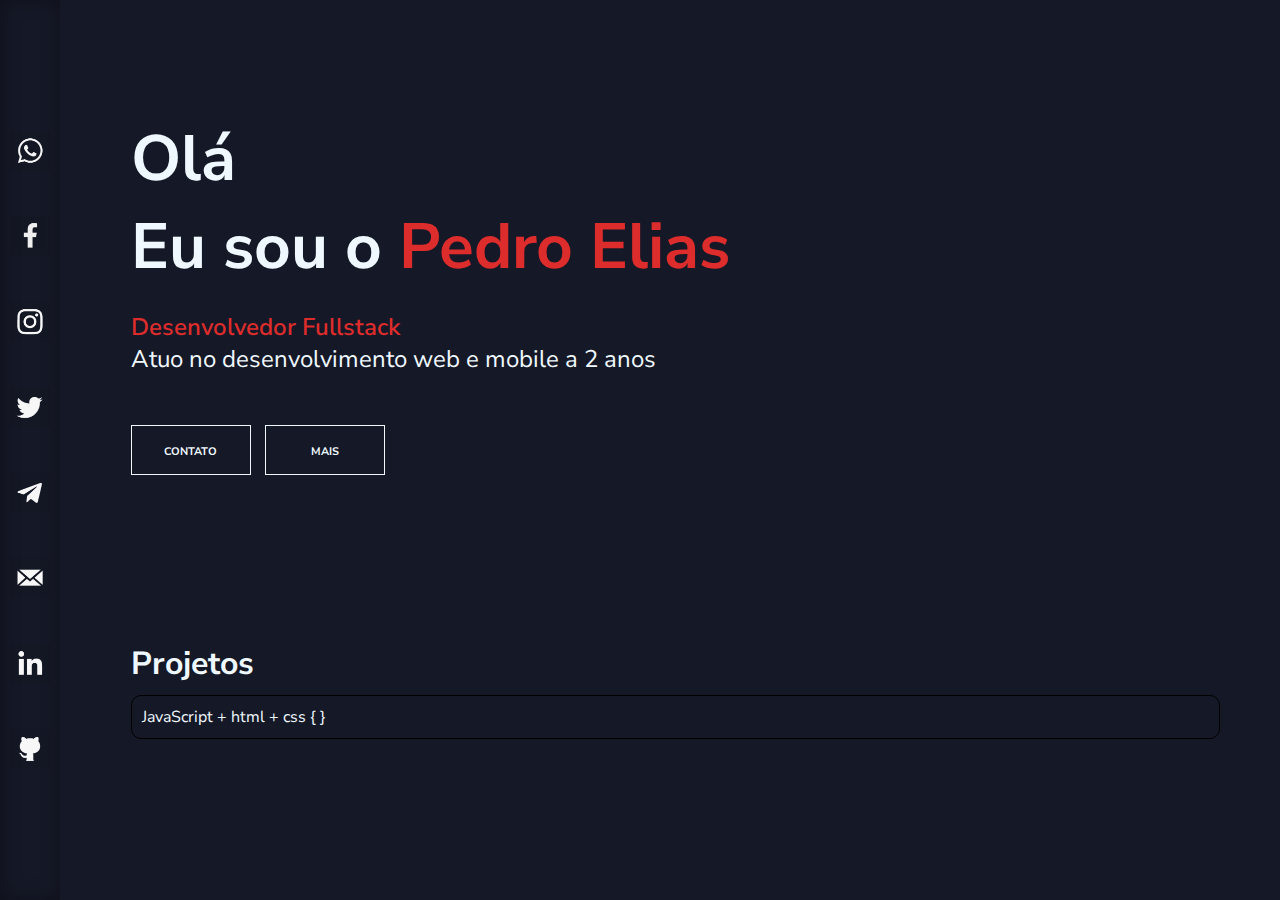
<file: index.html>
<!DOCTYPE html>
<html lang="pt-br">
<head>
    <meta charset="UTF-8">
    <meta http-equiv="X-UA-Compatible" content="IE=edge">
    <meta name="viewport" content="width=device-width, initial-scale=1.0">
    <title>Home</title>
    <style>
        @import url('https://fonts.googleapis.com/css2?family=Nunito+Sans:wght@200;300;400;600;700;800;900&display=swap');
        *{
            margin: 0%;
            padding: 0%;
            font-family: 'Nunito Sans', sans-serif;

        }
        :root{
            --cor_fundo: #151826;
            --cor_destaque: #dd2c2c;
        }
        body{
            display: flex;
            background-color: var(--cor_fundo);
        }
        #menu_lateral{
            background-color: var(--cor_fundo);
            height: 100vh;
            width: 60px;
            box-shadow: inset 1px 0px 20px 0px #0000004d;
            position: fixed;
        }
        #social{
            height: 100%;
            display: flex;
            justify-content: center;
            align-items: center;

        }
        #social #container{
            display: flex;
            justify-content: space-evenly;
            flex-direction: column;
            align-items: center;
            height: 80%;
        }
        #social img{
            width: 40px;
            height: 40px;
            cursor: pointer;
            margin: 5px 0px;

        }   
        #social img:hover{
            background-color: rgba(255, 255, 255, 0.096);
        }
        #containerMain{
            display: flex;
            justify-content: center;
            margin: 9vw 0px 9vw 70px;
            width: 100vw;
        }  
        main{
            width: 90%;
        }
        #informações p{
            color: aliceblue;
            font-size: 1.5em;
        }
        #informações #ola{
            font-size: 4em;
            font-weight: 700;
            color: aliceblue;
        }
        #informações #nome{
            font-size: 4em;
            font-weight: 700;
            color: aliceblue;
            margin-bottom: 20px;
        }
        #informações #iAm{
            font-weight: 600;
            color: var(--cor_destaque);
            margin-bottom: 10px;
        }
        #informações button{
            border: 1px solid aliceblue;
            background-color: #00000000;
            color: aliceblue;
            padding: 13px;
            margin: 50px 10px 0px 0px;
            font-variant: small-caps;
            font-size: 1em;
            font-weight: 700;
            width: 120px;
            cursor: pointer;

        }
        #informações button:hover{
            border: 1px solid aliceblue;
            background-color: aliceblue;
            color: var(--cor_fundo);
            letter-spacing: 2px;
        }
        .destaque{
            color: var(--cor_destaque);
        }

        #projetos{
            margin-top: 13vw;
            color: aliceblue;
            width: 100%;
        }
        .seção_project{
            border: 1px solid black;
            padding: 10px;
            border-radius: 10px;
            margin: 10px 0px;
            cursor: pointer;

        }


        #contatos{
            display: none;
            cursor: pointer;
            position: fixed;
            left: 20px;
            bottom: 30px;
            width: fit-content;
            height: 45px;
            background-color: rgb(12 15 28);
            border-radius: 40px;
            box-shadow: 0px 0px 20px 0px rgb(0 0 0 / 16%);
        }
        #btnContato{
            width: 45px;
            height: 45px;
            padding: 3px;
            background-color: rgb(11, 66, 48);
            border-radius: 40px;
        }

        #opiçõesContato #last_item{
            border-radius: 0px 50px 50px 0px;
        }
         
        #opiçõesContato > img{
            width: 45px;
            height: 45px;    
            margin-left: 5px;
        }
        #opiçõesContato > img:hover{
            background-color: rgba(240, 248, 255, 0.13);

        }
        .slide{
           animation: slide 0.25s ease-out;
        }
        .animationMenu {
            animation: flag-unfurl 0.5s ease-out;
            
        }
        @keyframes flag-unfurl {
            0%   { width: 0; }
            20% { width: 180px; }
            25% { width: fit-content; }
            100% { width: fit-content; }
        }

        @keyframes slide {
            0%  {
                transform: scale(0, 0);
            }
            
            100% {
                transform: scale(1, 1);
            }
            
        }

        @media only screen and (max-width: 750px){

            #contatos{
                display: flex;
                align-items: center;
            }
            #menu_lateral{
                display: none;
            }
            #containerMain{
                margin: 40px 0px 150px 0px;
            }  
            #projetos {
                margin-top: 100px;
                color: aliceblue;
                width: 100%;
            }
            #informações #ola{
                font-size: 3em;
            }
            #informações #nome{
                font-size: 3em;
            }
        }
        @media only screen and (max-width: 550px){
            #informações p{
                font-size: 1.2em;
            }

            #informações #ola, #informações #nome{
                font-size: 2.5em;
            }
            #informações button{
                padding: 10px;
                width: 100px;
            }
        }

</style>
</head>
<body>
    <div id="menu_lateral">
        <div id="social">
            <section id="container">
                <img src="Imagens/social-media/icon_0004_zap.png" alt="">
                <img src="Imagens/social-media/icon_0001_face.png" alt="">
                <img src="Imagens/social-media/icon_0003_insta.png" alt="">
                <img src="Imagens/social-media/icon_0005_tt.png" alt="">
                <img src="Imagens/social-media/icon_0006_telegram.png" alt="">
                <img src="Imagens/social-media/icon_0002_email.png" alt="">
                <img src="Imagens/social-media/icon_0007_in.png" alt="">
                <img src="Imagens/social-media/icon_0008_git.png" alt="">
        </section>
        </div>
    </div>

    <div id="containerMain">
        <div></div>

        <main>
            <div id="informações">
                <p id="ola">Olá</p>
                <p id="nome">Eu sou o <span class="destaque">Pedro Elias</span></p>
                <p><span id="iAm">Desenvolvedor Fullstack</span> <br>
                Atuo no desenvolvimento web e mobile a 2 anos</p>
        
                <button>contato</button>
                <button>mais</button>
            </div>
            <div id="projetos">
                <h1>Projetos</h1>
                <div id="pai1" class="seção_project">
                    <span style="display: flex;" onclick="visualização()" >
                        <p>JavaScript + html + cs</p>
                        <p id="abrir_chave1">s { }</p>
                    </span>
                    <div onclick="window.location.href = '1_login/login.html'" id="filho1" class="seção_project slide">
                        <p>Tela de login</p>
                    </div>
                    <p id="fecha_chave1"></p>
                </div>
            </div>
            
            <div id="contatos" >
                <img onmouseenter="menuContato()" id="btnContato" src="Imagens/social-media/icon_0004_zap.png" alt="">
                <div class="animationMenu" id="opiçõesContato">
                    <img class="slide" src="Imagens/social-media/icon_0001_face.png" alt="">
                    <img class="slide" src="Imagens/social-media/icon_0003_insta.png" alt="">
                    <img class="slide" src="Imagens/social-media/icon_0005_tt.png" alt="">
                    <img class="slide" src="Imagens/social-media/icon_0006_telegram.png" alt="">
                    <img class="slide" src="Imagens/social-media/icon_0002_email.png" alt="">
                    <img class="slide" src="Imagens/social-media/icon_0007_in.png" alt="">
                    <img class="slide" src="Imagens/social-media/icon_0008_git.png" alt="">
                    <img class="slide" id="last_item" src="Imagens/social-media/icon_0004_zap.png" alt="">
                </div>
            </div>

        </main>
    </div>

    <script>
        const hello = document.getElementById('ola')

        const pai1 = document.getElementById('pai1')
        const filho1 = document.getElementById('filho1')

        const abrir_chave1 = document.getElementById('abrir_chave1')
        const fecha_chave1 = document.getElementById('fecha_chave1')

        const btnContato = document.getElementById('btnContato')

        const opiçõesContato = document.getElementById('opiçõesContato')
        opiçõesContato.style.display = 'none'

        if(localStorage.getItem('usuario') != null){
            hello.innerHTML = 'Olá ' + localStorage.getItem('usuario')+'!'
        }else{
            hello.innerHTML = 'Olá'
        }


        abrir_chave1.innerHTML = 's { }'
        fecha_chave1.innerHTML = fecha_chave1.innerHTML+ ''

        filho1.style.display = 'none'

        function menuContato() {
            if (opiçõesContato.style.display == 'none') {
                opiçõesContato.style.display = 'flex'
                opiçõesContato.style.alignItems = 'center';
                btnContato.setAttribute('src', 'Imagens/social-media/icon_0000_seta.png')

            }else{
                opiçõesContato.style.display = 'none'
                btnContato.setAttribute('src', 'Imagens/social-media/icon_0004_zap.png')

            }
        }

        function visualização() {
            if (filho1.style.display == 'none') {
                filho1.style.display = 'block'
                abrir_chave1.innerHTML = 's {'
                fecha_chave1.innerHTML = '}'

            }else{
                filho1.style.display = 'none'
                abrir_chave1.innerHTML = 's { }'
                fecha_chave1.innerHTML = ''

            }
        }

        
    </script>
</body>
</html>
</file>
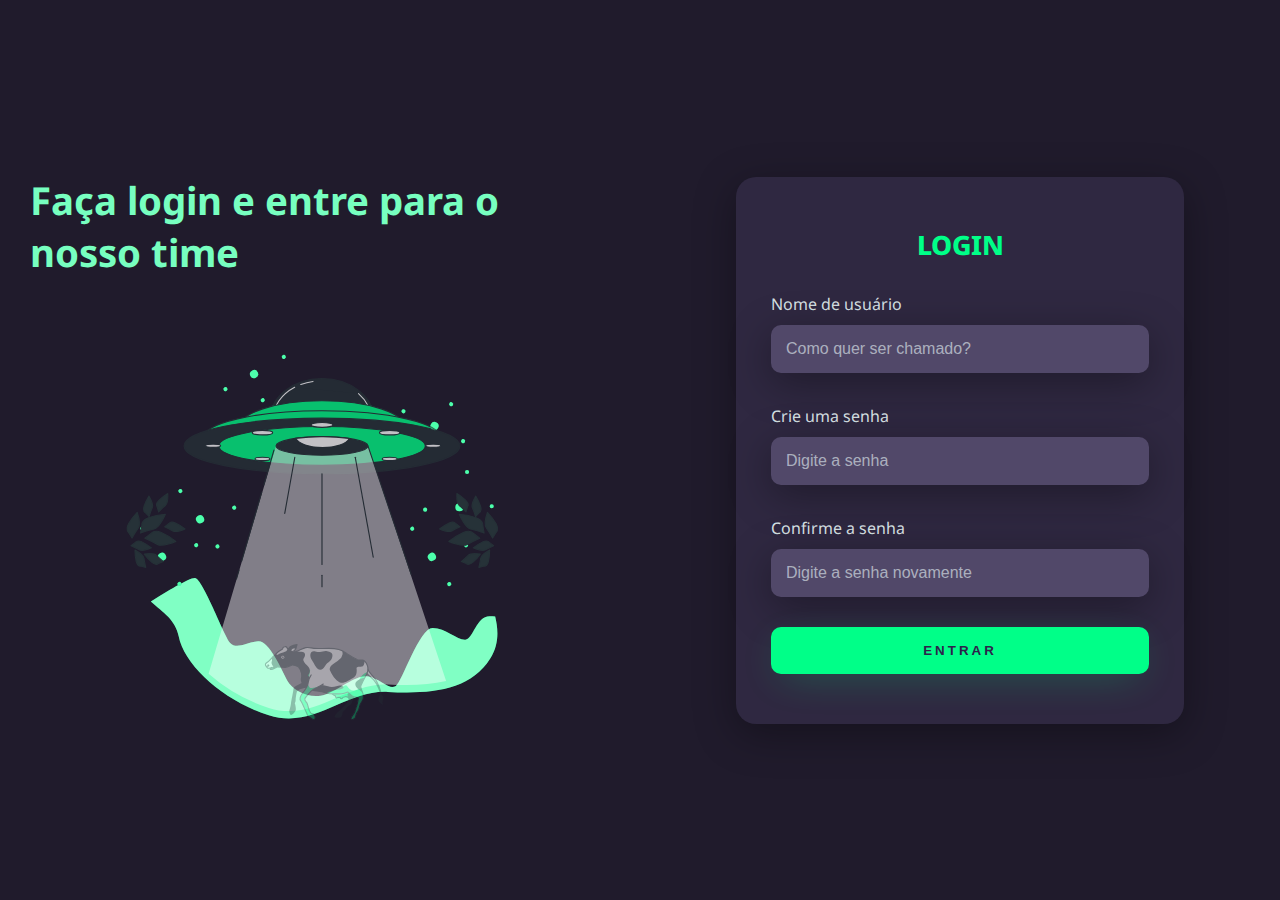
<file: 1_login/login.html>
<!DOCTYPE html>
<html lang="pt-br">
<head>
    <meta charset="UTF-8">
    <meta http-equiv="X-UA-Compatible" content="IE=edge">
    <meta name="viewport" content="width=device-width, initial-scale=1.0">
    <title>Login</title>
    <link rel="stylesheet" href="style_login.css">
</head>
<body>
    <div id="tela_left">
        <h1>Faça login e entre para o nosso time</h1>
        <img src="vaca_voando.svg" alt="">
    </div>
    <div id="tela_right">
        <div id="card_input">
            <h1>LOGIN</h1>
            <div id="container_input">
                <label for="usuario">Nome de usuário</label>
                <input type="text" name="usuario_txt" id="usuario_txt" placeholder="Como quer ser chamado?">
                <br>
                <label for="senha">Crie uma senha</label>
                <input type="password" name="senha_txt" id="senha_txt" placeholder="Digite a senha">
                <br>
                <label for="confirm_senha">Confirme a senha</label>
                <input type="password" name="confirm_senha_txt" id="confirm_senha_txt" placeholder="Digite a senha novamente">
                <div id="senha_error" style="display: flex; align-items: center;">
                    <svg fill="currentColor"  viewBox="0 0 24 24" xmlns="https://www.w3.org/2000/svg"><path d="M12 2C6.48 2 2 6.48 2 12s4.48 10 10 10 10-4.48 10-10S17.52 2 12 2zm1 15h-2v-2h2v2zm0-4h-2V7h2v6z"></path></svg>
                    <label for="senha_diferente" id="senha_diferente">As senhas não são iguais. Tente novamente.</label>
                </div>
            </div>
            <input id="bnt_login" type="button" value="entrar" onclick="submit()">
        </div>
    </div>

    <script>
        const usuario_txt = document.getElementById('usuario_txt')
        const senha = document.getElementById('senha_txt')
        const confirm_senha = document.getElementById('confirm_senha_txt')
        const senha_error = document.getElementById('senha_error')
        const senha_error_txt = document.getElementById('senha_diferente')
        senha_error.style.display = 'none'

        
        function submit() {
            if(senha.value == '' || confirm_senha.value == '' || usuario_txt.value == ''){
                    senha_error.style.display = 'flex'
                    senha_error_txt.innerHTML = 'Preencha todos os campos'
            }else{

                if(senha.value == confirm_senha.value){
                    localStorage.setItem('usuario', usuario_txt.value)
                    console.log(localStorage.getItem('usuario'));
                    window.location.href = '../index.html'

                    senha_error.style.display = 'none'
                    if(senha.value == '123' & confirm_senha.value == '123'){
                        senha_error.style.display = 'flex'
                        senha_error_txt.innerHTML = 'Sério mesmo que sua senha vai ser 123?'
                    }
                    
                }else{
                    senha_error.style.display = 'flex'
                    senha_error_txt.innerHTML = 'As senhas não são iguais. Tente novamente.'
                }
            }
        }

    </script>
</body>
</html>
</file>
<file: 1_login/style_login.css>
@import url('https://fonts.googleapis.com/css2?family=Noto+Sans:wght@100;300;400;500;600;700;800&family=Nunito+Sans:wght@200;300;400;600;700;800;900&display=swap');
*{
    margin: 0%;
    box-sizing: border-box;
}
body{
    display: flex;
    align-items: center;
    width: 100%;
    height: 100%;
    background-color: #201b2c;
    font-family: 'Noto Sans', sans-serif;
}
#tela_left{
    width: 50%;
    height: 100vh;
    display: flex;
    justify-content: center;
    align-items: center;
    flex-direction: column;

}

#tela_left > h1{
    font-size: 3vw;
    margin: 30px;
    color: #77ffc0;
}
#tela_left img{
    width: 35vw;
}

#tela_right{
    width: 50%;
    height: 100vh;
    display: flex;
    flex-direction: column;
    align-items: center;
    justify-content: center;
}
#card_input{
    margin: 10px;
    background-color: #2f2841;
    display: flex;
    flex-direction: column;
    align-items: center;
    width: 70%;
    padding: 40px 35px;
    border-radius: 20px;
    box-shadow: 0px 10px 40px #00000056;
}
#card_input h1{
    font-size: 20pt;
    font-weight: 800;
    color: #00ff88;
    margin: 10px 0px;
}

#container_input{
    display: flex;
    flex-direction: column;
    width: 100%;
    margin: 20px 0px;
    color: #f0ffffde;
}
#container_input svg{
    color: #f03f32;
    width: 16px;
    height: 16px;
    
}
#senha_diferente{
    color: #f03f32;
    margin-left: 4px;
}

#bnt_login{
    width: 100%;
    padding: 16px 0px;
    margin-bottom: 10px;
    border: none;
    border-radius: 10px;
    outline: none;
    text-transform: uppercase;
    font-weight: 800;
    letter-spacing: 3px;
    color: #2d234b;
    background-color: #00ff88;
    cursor: pointer;
    box-shadow: 0px 10px 40px -12px #00ff8052;

}
#container_input > input{
    padding: 15px;
    border-radius: 10px;
    outline: none;
    border: none;
    margin: 10px 0px;
    font-size: 12pt;
    background-color: #514869;
    color: #f0ffffde;
    box-shadow: 0px 10px 40px #00000056;
}
#container_input > input::placeholder{
    color: #f0ffff94;
}

#usuario_txt{
    margin: 0px 0px 20px 0px;
}

#card_avatar{
    margin: 10px;
    background-color: #2f2841;
    display: flex;
    flex-direction: column;
    align-items: center;
    width: 50%;
    padding: 40px 35px;
    border-radius: 20px;
    box-shadow: 0px 10px 40px #00000056;
}


@media only screen and (max-width: 1000px){
    #card_input{
        width: 85%;
    }
}
@media only screen and (max-width: 700px){
    body{
        flex-direction: column;
    }
    #tela_left, #tela_right{
        width: 90%;
        height: fit-content;
        margin-bottom: 20px;
    }
    #tela_right{
        margin-bottom: 40px;
    }
    #tela_left h1{
        display: none;
    }

    #tela_left img{
        width: 50vw;
    }
    
}
</file>
